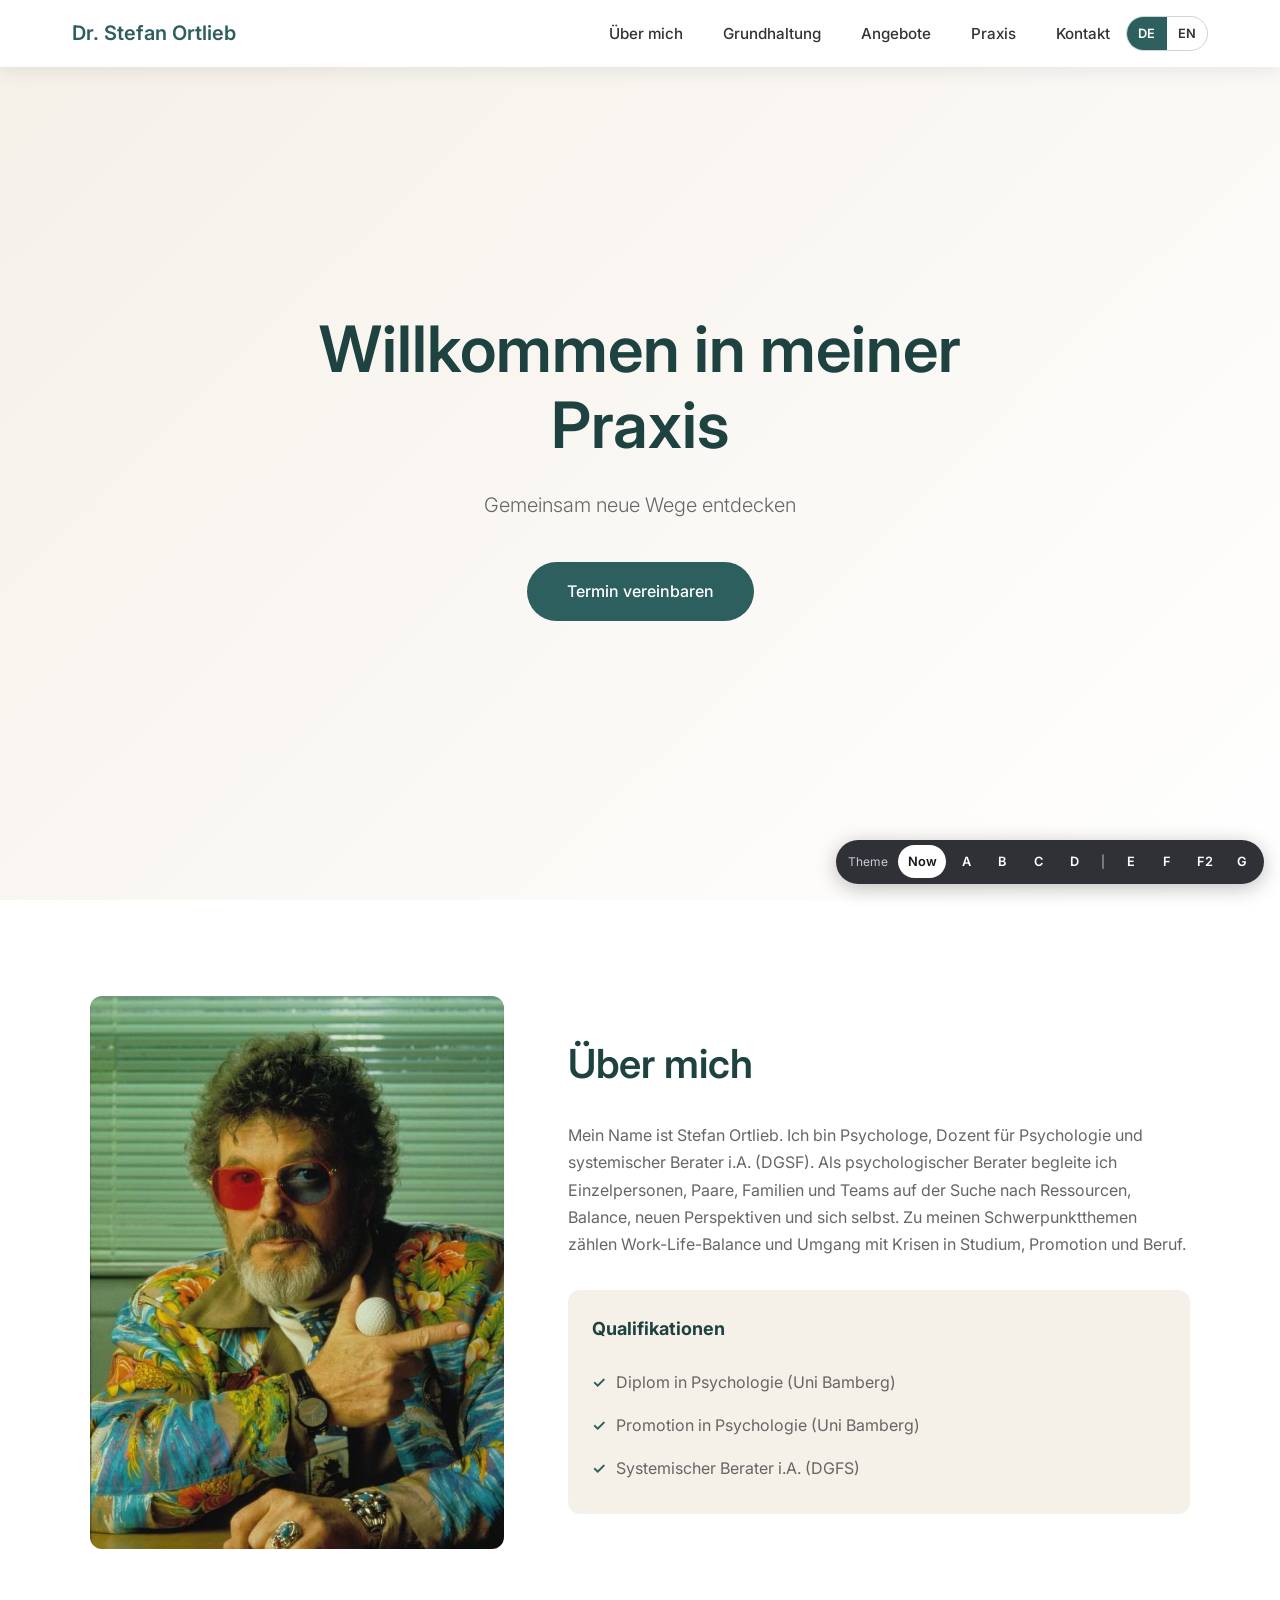
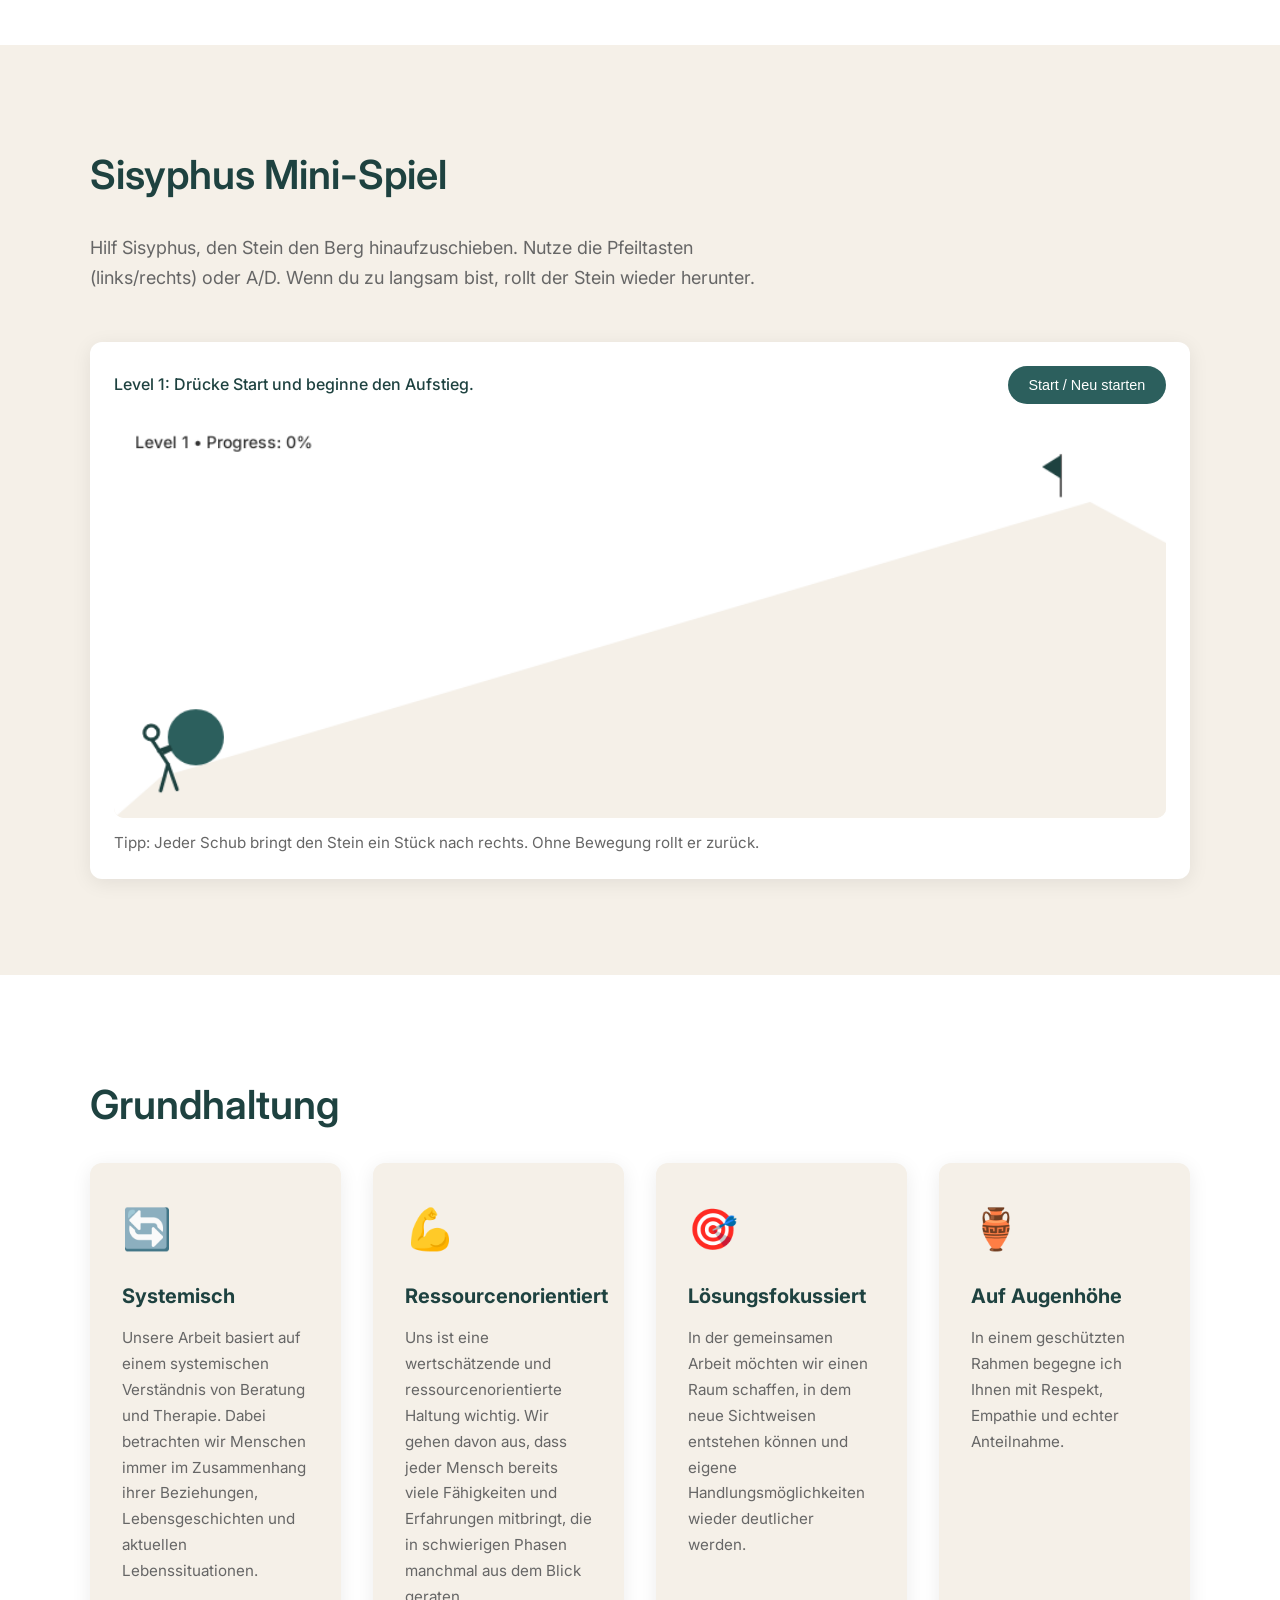
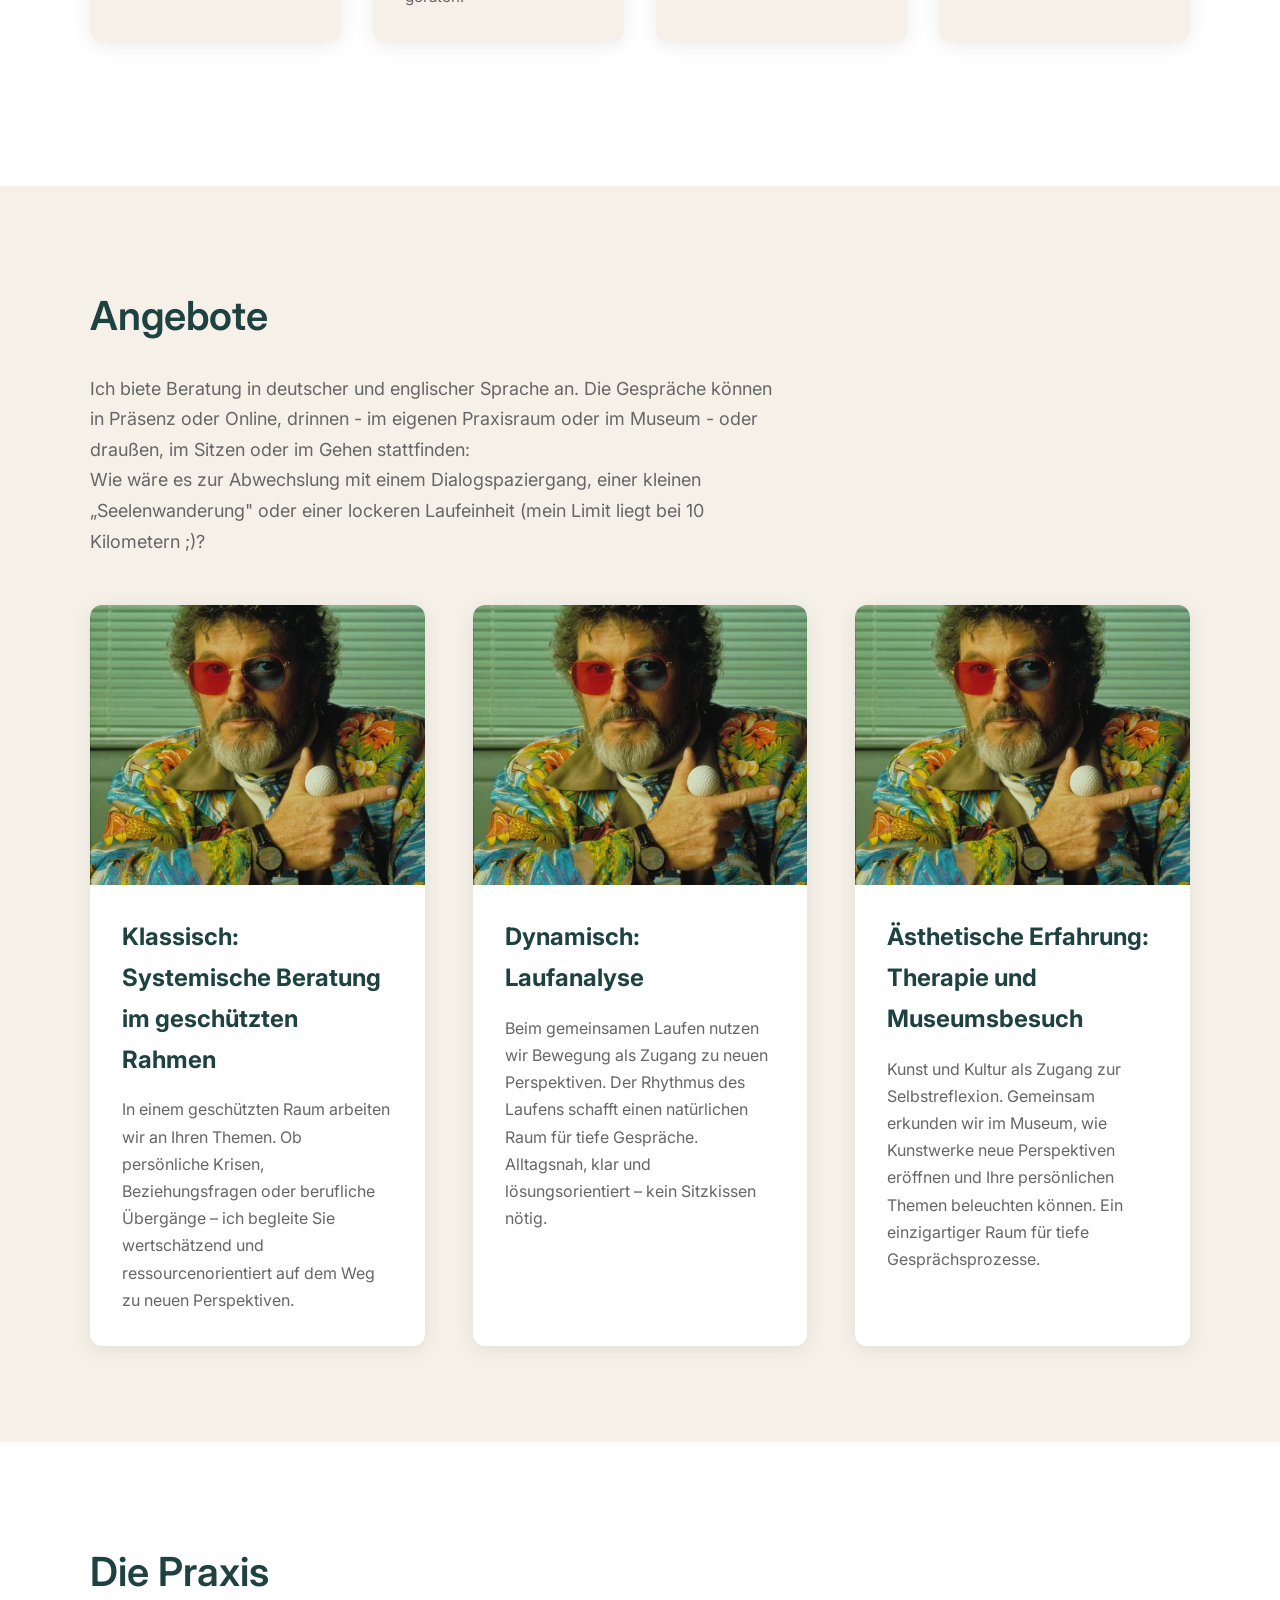
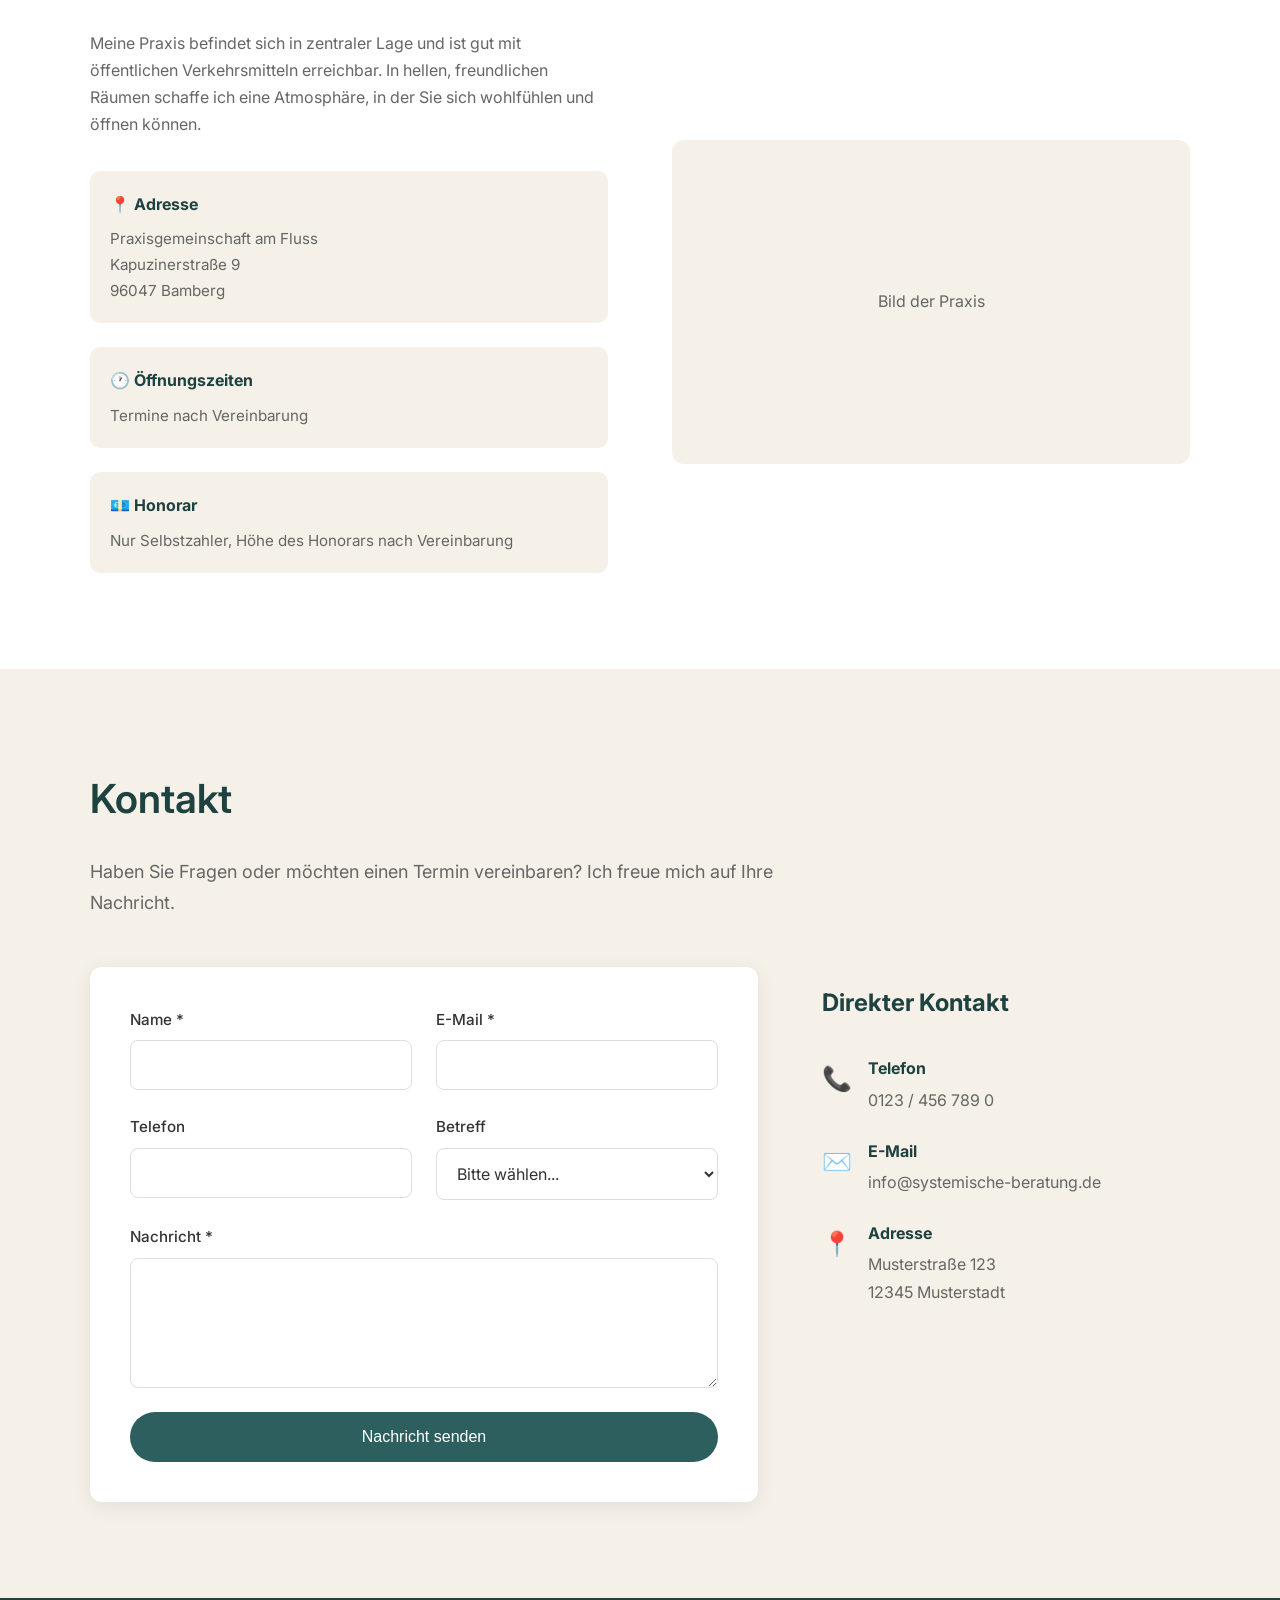
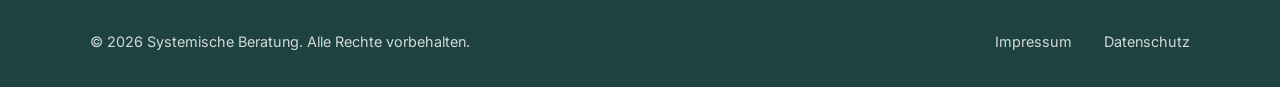
<file: index.html>
<!DOCTYPE html>
<html lang="de">
<head>
    <meta charset="UTF-8">
    <meta name="viewport" content="width=device-width, initial-scale=1.0">
    <title>Systemische Beratung | Ihr Weg zu neuen Perspektiven</title>
    <link rel="stylesheet" href="style.css">
    <script src="theme-preview.js"></script> <!-- THEME PREVIEW (temporary) -->
    <link rel="preconnect" href="https://fonts.googleapis.com">
    <link rel="preconnect" href="https://fonts.gstatic.com" crossorigin>
    <link href="https://fonts.googleapis.com/css2?family=Inter:wght@300;400;500;600&display=swap" rel="stylesheet">
</head>
<body>
    <!-- Navigation -->
    <nav class="navbar">
        <div class="nav-container">
            <a href="#home" class="logo">Dr. Stefan Ortlieb</a>
            <div class="nav-actions">
                <ul class="nav-menu">
                    <li><a href="#about">Über mich</a></li>
                    <li><a href="#therapieansatz">Grundhaltung</a></li>
                    <li><a href="#angebote">Angebote</a></li>
                    <li><a href="#praxis">Praxis</a></li>
                    <li><a href="#kontakt">Kontakt</a></li>
                </ul>
                <div class="lang-switch" aria-label="Sprachauswahl">
                    <a href="index.html" class="lang-link active" aria-current="page">DE</a>
                    <a href="index-en.html" class="lang-link">EN</a>
                </div>
                <button class="nav-toggle" aria-label="Menü öffnen">
                    <span></span>
                    <span></span>
                    <span></span>
                </button>
            </div>
        </div>
    </nav>

    <!-- Hero / Willkommen -->
    <section id="home" class="hero">
        <div class="hero-content">
            <h1>Willkommen in meiner Praxis</h1>
            <p class="hero-subtitle">Gemeinsam neue Wege entdecken</p>
            <a href="#kontakt" class="btn-primary">Termin vereinbaren</a>
        </div>
    </section>

    <!-- About Me -->
    <section id="about" class="section about">
        <div class="container">
            <div class="about-grid">
                <div class="about-image">
                    <img src="latest-2989235189.webp" alt="Porträt von Dr. Stefan Ortlieb" class="about-photo">
                </div>
                <div class="about-content">
                    <h2>Über mich</h2>
                    <p>Mein Name ist Stefan Ortlieb. Ich bin Psychologe, Dozent für Psychologie und systemischer Berater i.A. (DGSF). 
                    Als psychologischer Berater begleite ich Einzelpersonen, Paare, Familien und Teams auf der Suche nach Ressourcen, Balance, neuen Perspektiven und sich selbst. Zu meinen Schwerpunktthemen zählen Work-Life-Balance und Umgang mit Krisen in Studium, Promotion und Beruf.
                    </p>
                    <div class="qualifications">
                        <h3>Qualifikationen</h3>
                        <ul>
                            <li>Diplom in Psychologie (Uni Bamberg)</li>
                            <li>Promotion in Psychologie (Uni Bamberg)</li>
                            <li>Systemischer Berater i.A. (DGFS)</li>
                        </ul>
                    </div>
                </div>
            </div>
        </div>
    </section>

    <!-- Sisyphus Mini-Game -->
    <section id="sisyphus" class="section sisyphus-game">
        <div class="container">
            <h2>Sisyphus Mini-Spiel</h2>
            <p class="section-intro">Hilf Sisyphus, den Stein den Berg hinaufzuschieben. Nutze die Pfeiltasten (links/rechts) oder A/D. Wenn du zu langsam bist, rollt der Stein wieder herunter.</p>

            <div class="game-shell" aria-live="polite">
                <div class="game-header">
                    <p class="game-status" id="gameStatus">Drücke Start und beginne den Aufstieg.</p>
                    <button type="button" class="btn-primary game-reset" id="gameResetBtn">Start / Neu starten</button>
                </div>
                <canvas id="sisyphusCanvas" width="900" height="340" role="img" aria-label="Sisyphus schiebt einen Stein einen Hügel hinauf"></canvas>
                <div class="game-overlay" id="roundOverlay" aria-hidden="true">
                    <p>Brauchen Sie Hilfe?</p>
                    <button type="button" class="btn-primary game-overlay-action" id="level2Btn">Level 2</button>
                </div>
                <p class="game-help">Tipp: Jeder Schub bringt den Stein ein Stück nach rechts. Ohne Bewegung rollt er zurück.</p>
            </div>
        </div>
    </section>

    <!-- Beratung -->
    <section id="therapieansatz" class="section therapie">
        <div class="container">
            <h2>Grundhaltung</h2>
            <div class="approach-grid">
                <div class="approach-card">
                    <div class="card-icon">🔄</div>
                    <h3>Systemisch</h3>
                    <p>Unsere Arbeit basiert auf einem systemischen Verständnis von Beratung und Therapie. Dabei betrachten wir Menschen immer im Zusammenhang ihrer Beziehungen, Lebensgeschichten und aktuellen Lebenssituationen.</p>
                </div>
                <div class="approach-card">
                    <div class="card-icon">💪</div>
                    <h3>Ressourcenorientiert</h3>
                    <p>Uns ist eine wertschätzende und ressourcenorientierte Haltung wichtig. Wir gehen davon aus, dass jeder Mensch bereits viele Fähigkeiten und Erfahrungen mitbringt, die in schwierigen Phasen manchmal aus dem Blick geraten.</p>
                </div>
                <div class="approach-card">
                    <div class="card-icon">🎯</div>
                    <h3>Lösungsfokussiert</h3>
                    <p>In der gemeinsamen Arbeit möchten wir einen Raum schaffen, in dem neue Sichtweisen entstehen können und eigene Handlungsmöglichkeiten wieder deutlicher werden.</p>
                </div>
                <div class="approach-card">
                    <div class="card-icon">🏺</div>
                    <h3>Auf Augenhöhe</h3>
                    <p>In einem geschützten Rahmen begegne ich Ihnen mit Respekt, Empathie und echter Anteilnahme.</p>
                </div>
            </div>
        </div>
    </section>

    <!-- Angebote -->
    <section id="angebote" class="section angebote">
        <div class="container">
            <h2>Angebote</h2>
            <p class="section-intro">Ich biete Beratung in deutscher und englischer Sprache an. Die Gespräche können in Präsenz oder Online, drinnen - im eigenen Praxisraum oder im Museum - oder draußen, im Sitzen oder im Gehen stattfinden:<br>Wie wäre es zur Abwechslung mit einem Dialogspaziergang, einer kleinen „Seelenwanderung" oder einer lockeren Laufeinheit (mein Limit liegt bei 10 Kilometern ;)?</p>
            
            <div class="offers-grid">
                <div class="offer-card">
                    <div class="offer-image">
                        <img src="latest-2989235189.webp" alt="Systemische Beratung" class="offer-photo">
                    </div>
                    <div class="offer-content">
                        <h3>Klassisch: Systemische Beratung im geschützten Rahmen</h3>
                        <p>In einem geschützten Raum arbeiten wir an Ihren Themen. Ob persönliche Krisen, Beziehungsfragen oder berufliche Übergänge – ich begleite Sie wertschätzend und ressourcenorientiert auf dem Weg zu neuen Perspektiven.</p>
                    </div>
                </div>

                <div class="offer-card">
                    <div class="offer-image">
                        <img src="latest-2989235189.webp" alt="Laufanalyse" class="offer-photo">
                    </div>
                    <div class="offer-content">
                        <h3>Dynamisch: Laufanalyse</h3>
                        <p>Beim gemeinsamen Laufen nutzen wir Bewegung als Zugang zu neuen Perspektiven. Der Rhythmus des Laufens schafft einen natürlichen Raum für tiefe Gespräche. Alltagsnah, klar und lösungsorientiert – kein Sitzkissen nötig.</p>
                    </div>
                </div>

                <div class="offer-card">
                    <div class="offer-image">
                        <img src="latest-2989235189.webp" alt="Ästhetische Erfahrung" class="offer-photo">
                    </div>
                    <div class="offer-content">
                        <h3>Ästhetische Erfahrung: Therapie und Museumsbesuch</h3>
                        <p>Kunst und Kultur als Zugang zur Selbstreflexion. Gemeinsam erkunden wir im Museum, wie Kunstwerke neue Perspektiven eröffnen und Ihre persönlichen Themen beleuchten können. Ein einzigartiger Raum für tiefe Gesprächsprozesse.</p>
                    </div>
                </div>
            </div>
        </div>
    </section>

    <!-- Praxis -->
    <section id="praxis" class="section praxis">
        <div class="container">
            <h2>Die Praxis</h2>
            <div class="praxis-grid">
                <div class="praxis-info">
                    <p>Meine Praxis befindet sich in zentraler Lage und ist gut mit öffentlichen Verkehrsmitteln erreichbar. In hellen, freundlichen Räumen schaffe ich eine Atmosphäre, in der Sie sich wohlfühlen und öffnen können.</p>
                    
                    <div class="praxis-details">
                        <div class="detail-item">
                            <h4>📍 Adresse</h4>
                            <p>Praxisgemeinschaft am Fluss<br>Kapuzinerstraße 9<br>96047 Bamberg</p>
                        </div>
                        <div class="detail-item">
                            <h4>🕐 Öffnungszeiten</h4>
                            <p>Termine nach Vereinbarung</p>
                        </div>
                        <div class="detail-item">
                            <h4>💶 Honorar</h4>
                            <p>Nur Selbstzahler, Höhe des Honorars nach Vereinbarung</p>
                        </div>
                    </div>
                </div>
                <div class="praxis-image">
                    <div class="image-placeholder large">
                        <span>Bild der Praxis</span>
                    </div>
                </div>
            </div>
        </div>
    </section>

    <!-- Kontakt -->
    <section id="kontakt" class="section kontakt">
        <div class="container">
            <h2>Kontakt</h2>
            <p class="section-intro">Haben Sie Fragen oder möchten einen Termin vereinbaren? Ich freue mich auf Ihre Nachricht.</p>
            
            <div class="kontakt-grid">
                <form class="contact-form" id="contactForm">
                    <div class="form-group">
                        <label for="name">Name *</label>
                        <input type="text" id="name" name="name" required>
                    </div>
                    <div class="form-group">
                        <label for="email">E-Mail *</label>
                        <input type="email" id="email" name="email" required>
                    </div>
                    <div class="form-group">
                        <label for="phone">Telefon</label>
                        <input type="tel" id="phone" name="phone">
                    </div>
                    <div class="form-group">
                        <label for="subject">Betreff</label>
                        <select id="subject" name="subject">
                            <option value="">Bitte wählen...</option>
                            <option value="termin">Terminanfrage</option>
                            <option value="info">Allgemeine Anfrage</option>
                            <option value="other">Sonstiges</option>
                        </select>
                    </div>
                    <div class="form-group full-width">
                        <label for="message">Nachricht *</label>
                        <textarea id="message" name="message" rows="5" required></textarea>
                    </div>
                    <div class="form-group full-width">
                        <button type="submit" class="btn-primary">Nachricht senden</button>
                    </div>
                </form>
                
                <div class="contact-info">
                    <h3>Direkter Kontakt</h3>
                    <div class="contact-item">
                        <span class="icon">📞</span>
                        <div>
                            <strong>Telefon</strong>
                            <p>0123 / 456 789 0</p>
                        </div>
                    </div>
                    <div class="contact-item">
                        <span class="icon">✉️</span>
                        <div>
                            <strong>E-Mail</strong>
                            <p>info@systemische-beratung.de</p>
                        </div>
                    </div>
                    <div class="contact-item">
                        <span class="icon">📍</span>
                        <div>
                            <strong>Adresse</strong>
                            <p>Musterstraße 123<br>12345 Musterstadt</p>
                        </div>
                    </div>
                </div>
            </div>
        </div>
    </section>

    <!-- Footer -->
    <footer class="footer">
        <div class="container">
            <div class="footer-content">
                <div>
                    <p>&copy; 2026 Systemische Beratung. Alle Rechte vorbehalten.</p>
                </div>
                <div class="footer-links">
                    <a href="#">Impressum</a>
                    <a href="#">Datenschutz</a>
                </div>
            </div>
        </div>
    </footer>

    <script src="script.js"></script>
</body>
</html>
</file>
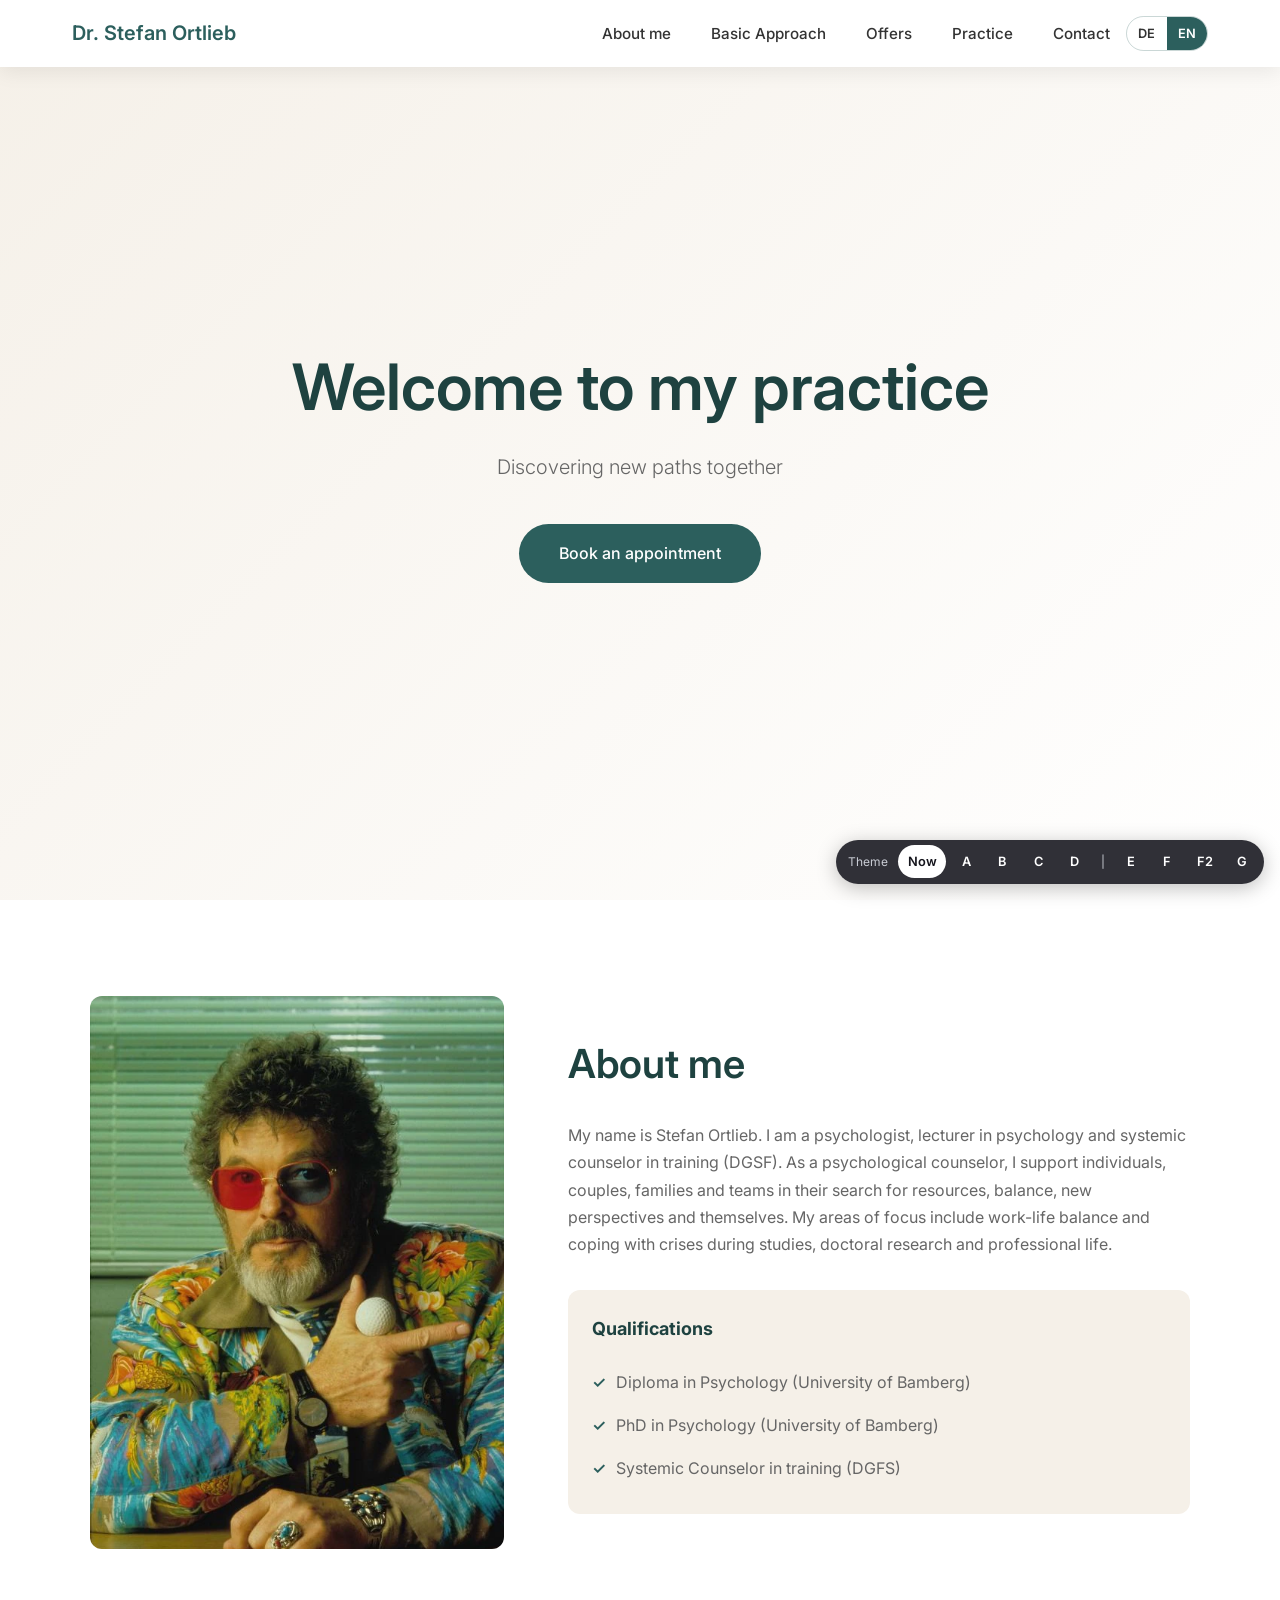
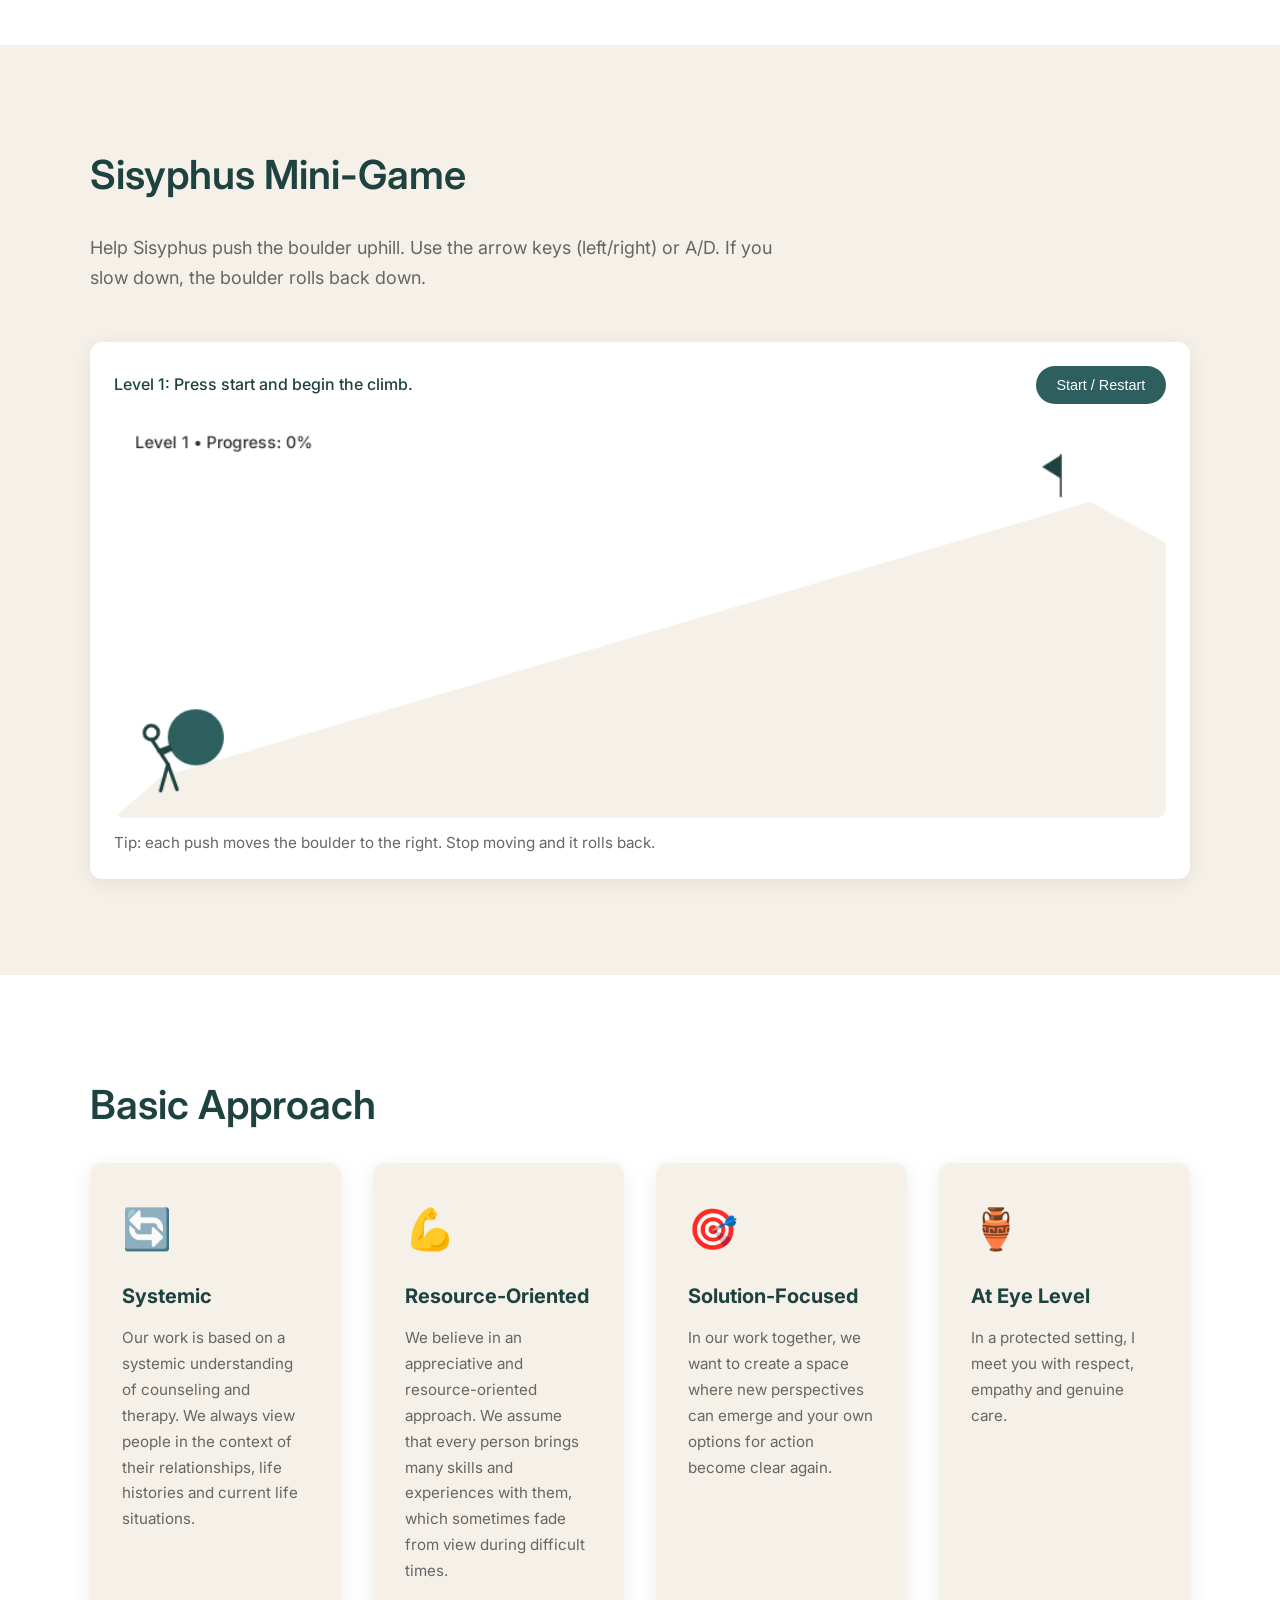
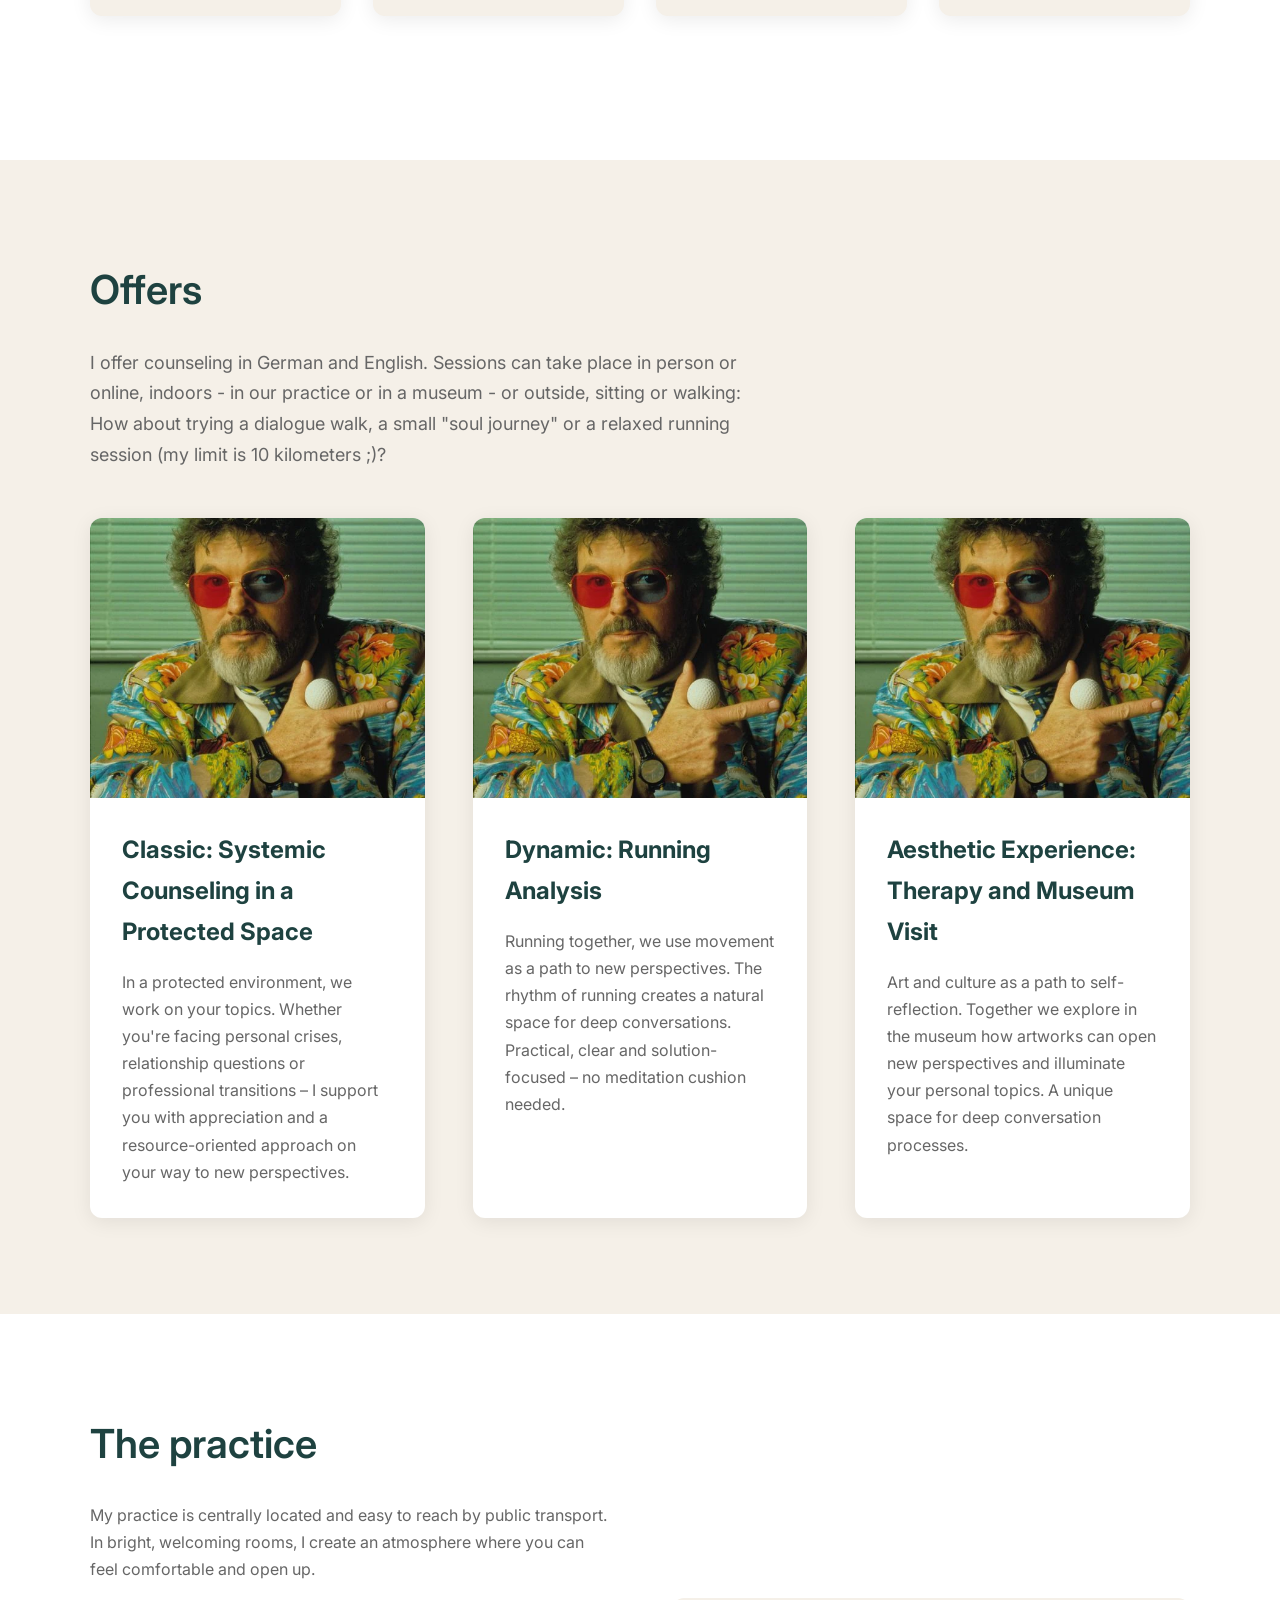
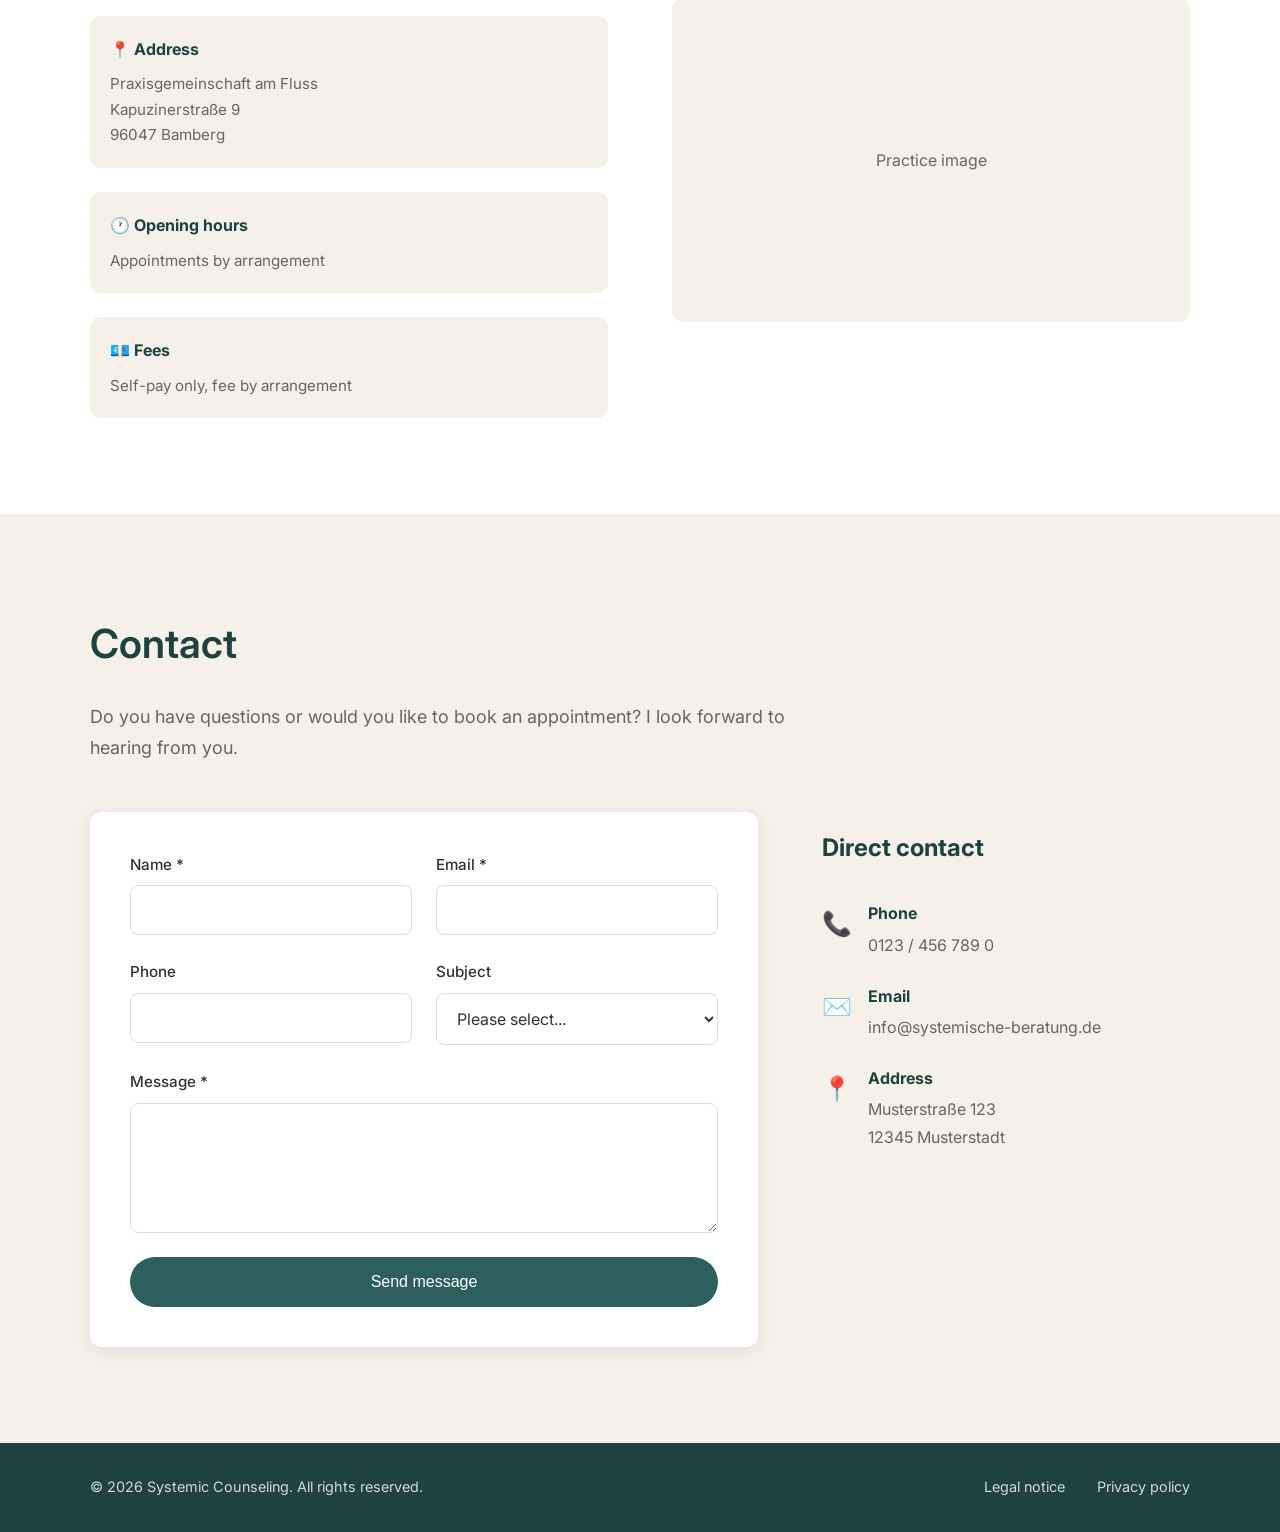
<file: index-en.html>
<!DOCTYPE html>
<html lang="en">
<head>
    <meta charset="UTF-8">
    <meta name="viewport" content="width=device-width, initial-scale=1.0">
    <title>Systemic Counseling | Your Path to New Perspectives</title>
    <link rel="stylesheet" href="style.css">
    <script src="theme-preview.js"></script> <!-- THEME PREVIEW (temporary) -->
    <link rel="preconnect" href="https://fonts.googleapis.com">
    <link rel="preconnect" href="https://fonts.gstatic.com" crossorigin>
    <link href="https://fonts.googleapis.com/css2?family=Inter:wght@300;400;500;600&display=swap" rel="stylesheet">
</head>
<body>
    <!-- Navigation -->
    <nav class="navbar">
        <div class="nav-container">
            <a href="#home" class="logo">Dr. Stefan Ortlieb</a>
            <div class="nav-actions">
                <ul class="nav-menu">
                    <li><a href="#about">About me</a></li>
                    <li><a href="#therapieansatz">Basic Approach</a></li>
                    <li><a href="#angebote">Offers</a></li>
                    <li><a href="#praxis">Practice</a></li>
                    <li><a href="#kontakt">Contact</a></li>
                </ul>
                <div class="lang-switch" aria-label="Language selection">
                    <a href="index.html" class="lang-link">DE</a>
                    <a href="index-en.html" class="lang-link active" aria-current="page">EN</a>
                </div>
                <button class="nav-toggle" aria-label="Open menu">
                    <span></span>
                    <span></span>
                    <span></span>
                </button>
            </div>
        </div>
    </nav>

    <!-- Hero / Welcome -->
    <section id="home" class="hero">
        <div class="hero-content">
            <h1>Welcome to my practice</h1>
            <p class="hero-subtitle">Discovering new paths together</p>
            <a href="#kontakt" class="btn-primary">Book an appointment</a>
        </div>
    </section>

    <!-- About Me -->
    <section id="about" class="section about">
        <div class="container">
            <div class="about-grid">
                <div class="about-image">
                    <img src="latest-2989235189.webp" alt="Portrait of Dr. Stefan Ortlieb" class="about-photo">
                </div>
                <div class="about-content">
                    <h2>About me</h2>
                    <p>My name is Stefan Ortlieb. I am a psychologist, lecturer in psychology and systemic counselor in training (DGSF). 
                    As a psychological counselor, I support individuals, couples, families and teams in their search for resources, balance, new perspectives and themselves. My areas of focus include work-life balance and coping with crises during studies, doctoral research and professional life.
                    </p>
                    <div class="qualifications">
                        <h3>Qualifications</h3>
                        <ul>
                            <li>Diploma in Psychology (University of Bamberg)</li>
                            <li>PhD in Psychology (University of Bamberg)</li>
                            <li>Systemic Counselor in training (DGFS)</li>
                        </ul>
                    </div>
                </div>
            </div>
        </div>
    </section>

    <!-- Sisyphus Mini-Game -->
    <section id="sisyphus" class="section sisyphus-game">
        <div class="container">
            <h2>Sisyphus Mini-Game</h2>
            <p class="section-intro">Help Sisyphus push the boulder uphill. Use the arrow keys (left/right) or A/D. If you slow down, the boulder rolls back down.</p>

            <div class="game-shell" aria-live="polite">
                <div class="game-header">
                    <p class="game-status" id="gameStatus">Press start and begin the climb.</p>
                    <button type="button" class="btn-primary game-reset" id="gameResetBtn">Start / Restart</button>
                </div>
                <canvas id="sisyphusCanvas" width="900" height="340" role="img" aria-label="Sisyphus pushing a boulder up a hill"></canvas>
                <div class="game-overlay" id="roundOverlay" aria-hidden="true">
                    <p>Need help?</p>
                    <button type="button" class="btn-primary game-overlay-action" id="level2Btn">Level 2</button>
                </div>
                <p class="game-help">Tip: each push moves the boulder to the right. Stop moving and it rolls back.</p>
            </div>
        </div>
    </section>

    <!-- Approach -->
    <section id="therapieansatz" class="section therapie">
        <div class="container">
            <h2>Basic Approach</h2>
            <div class="approach-grid">
                <div class="approach-card">
                    <div class="card-icon">🔄</div>
                    <h3>Systemic</h3>
                    <p>Our work is based on a systemic understanding of counseling and therapy. We always view people in the context of their relationships, life histories and current life situations.</p>
                </div>
                <div class="approach-card">
                    <div class="card-icon">💪</div>
                    <h3>Resource-Oriented</h3>
                    <p>We believe in an appreciative and resource-oriented approach. We assume that every person brings many skills and experiences with them, which sometimes fade from view during difficult times.</p>
                </div>
                <div class="approach-card">
                    <div class="card-icon">🎯</div>
                    <h3>Solution-Focused</h3>
                    <p>In our work together, we want to create a space where new perspectives can emerge and your own options for action become clear again.</p>
                </div>
                <div class="approach-card">
                    <div class="card-icon">🏺</div>
                    <h3>At Eye Level</h3>
                    <p>In a protected setting, I meet you with respect, empathy and genuine care.</p>
                </div>
            </div>
        </div>
    </section>

    <!-- Offers -->
    <section id="angebote" class="section angebote">
        <div class="container">
            <h2>Offers</h2>
            <p class="section-intro">I offer counseling in German and English. Sessions can take place in person or online, indoors - in our practice or in a museum - or outside, sitting or walking:<br>How about trying a dialogue walk, a small "soul journey" or a relaxed running session (my limit is 10 kilometers ;)?</p>
            
            <div class="offers-grid">
                <div class="offer-card">
                    <div class="offer-image">
                        <img src="latest-2989235189.webp" alt="Systemic Counseling" class="offer-photo">
                    </div>
                    <div class="offer-content">
                        <h3>Classic: Systemic Counseling in a Protected Space</h3>
                        <p>In a protected environment, we work on your topics. Whether you're facing personal crises, relationship questions or professional transitions – I support you with appreciation and a resource-oriented approach on your way to new perspectives.</p>
                    </div>
                </div>

                <div class="offer-card">
                    <div class="offer-image">
                        <img src="latest-2989235189.webp" alt="Running Analysis" class="offer-photo">
                    </div>
                    <div class="offer-content">
                        <h3>Dynamic: Running Analysis</h3>
                        <p>Running together, we use movement as a path to new perspectives. The rhythm of running creates a natural space for deep conversations. Practical, clear and solution-focused – no meditation cushion needed.</p>
                    </div>
                </div>

                <div class="offer-card">
                    <div class="offer-image">
                        <img src="latest-2989235189.webp" alt="Aesthetic Experience" class="offer-photo">
                    </div>
                    <div class="offer-content">
                        <h3>Aesthetic Experience: Therapy and Museum Visit</h3>
                        <p>Art and culture as a path to self-reflection. Together we explore in the museum how artworks can open new perspectives and illuminate your personal topics. A unique space for deep conversation processes.</p>
                    </div>
                </div>
            </div>
        </div>
    </section>

    <!-- Practice -->
    <section id="praxis" class="section praxis">
        <div class="container">
            <h2>The practice</h2>
            <div class="praxis-grid">
                <div class="praxis-info">
                    <p>My practice is centrally located and easy to reach by public transport. In bright, welcoming rooms, I create an atmosphere where you can feel comfortable and open up.</p>
                    
                    <div class="praxis-details">
                        <div class="detail-item">
                            <h4>📍 Address</h4>
                            <p>Praxisgemeinschaft am Fluss<br>Kapuzinerstraße 9<br>96047 Bamberg</p>
                        </div>
                        <div class="detail-item">
                            <h4>🕐 Opening hours</h4>
                            <p>Appointments by arrangement</p>
                        </div>
                        <div class="detail-item">
                            <h4>💶 Fees</h4>
                            <p>Self-pay only, fee by arrangement</p>
                        </div>
                    </div>
                </div>
                <div class="praxis-image">
                    <div class="image-placeholder large">
                        <span>Practice image</span>
                    </div>
                </div>
            </div>
        </div>
    </section>

    <!-- Contact -->
    <section id="kontakt" class="section kontakt">
        <div class="container">
            <h2>Contact</h2>
            <p class="section-intro">Do you have questions or would you like to book an appointment? I look forward to hearing from you.</p>
            
            <div class="kontakt-grid">
                <form class="contact-form" id="contactForm">
                    <div class="form-group">
                        <label for="name">Name *</label>
                        <input type="text" id="name" name="name" required>
                    </div>
                    <div class="form-group">
                        <label for="email">Email *</label>
                        <input type="email" id="email" name="email" required>
                    </div>
                    <div class="form-group">
                        <label for="phone">Phone</label>
                        <input type="tel" id="phone" name="phone">
                    </div>
                    <div class="form-group">
                        <label for="subject">Subject</label>
                        <select id="subject" name="subject">
                            <option value="">Please select...</option>
                            <option value="appointment">Appointment request</option>
                            <option value="info">General inquiry</option>
                            <option value="other">Other</option>
                        </select>
                    </div>
                    <div class="form-group full-width">
                        <label for="message">Message *</label>
                        <textarea id="message" name="message" rows="5" required></textarea>
                    </div>
                    <div class="form-group full-width">
                        <button type="submit" class="btn-primary">Send message</button>
                    </div>
                </form>
                
                <div class="contact-info">
                    <h3>Direct contact</h3>
                    <div class="contact-item">
                        <span class="icon">📞</span>
                        <div>
                            <strong>Phone</strong>
                            <p>0123 / 456 789 0</p>
                        </div>
                    </div>
                    <div class="contact-item">
                        <span class="icon">✉️</span>
                        <div>
                            <strong>Email</strong>
                            <p>info@systemische-beratung.de</p>
                        </div>
                    </div>
                    <div class="contact-item">
                        <span class="icon">📍</span>
                        <div>
                            <strong>Address</strong>
                            <p>Musterstraße 123<br>12345 Musterstadt</p>
                        </div>
                    </div>
                </div>
            </div>
        </div>
    </section>

    <!-- Footer -->
    <footer class="footer">
        <div class="container">
            <div class="footer-content">
                <div>
                    <p>&copy; 2026 Systemic Counseling. All rights reserved.</p>
                </div>
                <div class="footer-links">
                    <a href="#">Legal notice</a>
                    <a href="#">Privacy policy</a>
                </div>
            </div>
        </div>
    </footer>

    <script src="script.js"></script>
</body>
</html>
</file>
<file: style.css>
/* Reset & Base Styles */
* {
    margin: 0;
    padding: 0;
    box-sizing: border-box;
}

:root {
    --primary: #2c5f5d;
    --primary-light: #3d7a77;
    --primary-dark: #1e4240;
    --secondary: #f5f0e8;
    --text: #333333;
    --text-light: #666666;
    --white: #ffffff;
    --bg: var(--white);
    --surface: var(--white);
    --input-border: #ddd;
    --heading-font: inherit;
    --accent: var(--primary);
    --accent-text: var(--white);
    --line: rgba(44, 95, 93, 0.2);
    --line-strong: rgba(44, 95, 93, 0.25);
    --focus-ring: rgba(44, 95, 93, 0.1);
    --nav-bg: var(--white);
    --nav-bg-scrolled: rgba(255, 255, 255, 0.98);
    --nav-text: var(--text);
    --nav-accent: var(--primary);
    --nav-active-text: var(--white);
    --nav-hover-bg: var(--secondary);
    --nav-line: var(--line-strong);
    --logo: var(--primary);
    --hero-bg: linear-gradient(135deg, var(--secondary) 0%, var(--white) 100%);
    --hero-title: var(--primary-dark);
    --hero-text: var(--text-light);
    --btn-bg: var(--primary);
    --btn-bg-hover: var(--primary-light);
    --btn-text: var(--white);
    --hero-btn-bg: var(--btn-bg);
    --hero-btn-bg-hover: var(--btn-bg-hover);
    --hero-btn-text: var(--btn-text);
    --footer-bg: var(--primary-dark);
    --footer-text: var(--white);
    --overlay: rgba(30, 66, 64, 0.72);
    --flash-rgb: 140, 30, 30;
    --success-bg: #d4edda;
    --success-text: #155724;
    --game-bg: var(--surface);
    --game-hill: var(--secondary);
    --game-boulder: var(--primary);
    --game-figure: var(--primary-dark);
    --game-detail: var(--text-light);
    --game-text: var(--text);
    --shadow: 0 4px 20px rgba(0, 0, 0, 0.08);
    --shadow-hover: 0 8px 30px rgba(0, 0, 0, 0.12);
    --transition: all 0.3s ease;
}

html {
    scroll-behavior: smooth;
}

body {
    font-family: 'Inter', -apple-system, BlinkMacSystemFont, sans-serif;
    font-weight: 400;
    line-height: 1.7;
    color: var(--text);
    background-color: var(--bg);
}

/* Navigation */
.navbar {
    position: fixed;
    top: 0;
    left: 0;
    right: 0;
    background: var(--nav-bg);
    box-shadow: var(--shadow);
    z-index: 1000;
    padding: 1rem 0;
}

.nav-container {
    max-width: 1200px;
    margin: 0 auto;
    padding: 0 2rem;
    display: flex;
    justify-content: space-between;
    align-items: center;
}

.nav-actions {
    display: flex;
    align-items: center;
    gap: 1rem;
}

.logo {
    font-size: 1.25rem;
    font-weight: 600;
    font-family: var(--heading-font);
    color: var(--logo);
    text-decoration: none;
}

.nav-menu {
    display: flex;
    list-style: none;
    gap: 2.5rem;
}

.lang-switch {
    display: inline-flex;
    border: 1px solid var(--nav-line);
    border-radius: 999px;
    overflow: hidden;
}

.lang-link {
    text-decoration: none;
    color: var(--nav-text);
    font-weight: 600;
    font-size: 0.8rem;
    padding: 0.35rem 0.7rem;
    transition: var(--transition);
}

.lang-link:hover {
    background: var(--nav-hover-bg);
}

.lang-link.active {
    background: var(--nav-accent);
    color: var(--nav-active-text);
}

.nav-menu a {
    text-decoration: none;
    color: var(--nav-text);
    font-weight: 500;
    font-size: 0.95rem;
    transition: var(--transition);
    position: relative;
}

.nav-menu a::after {
    content: '';
    position: absolute;
    bottom: -4px;
    left: 0;
    width: 0;
    height: 2px;
    background: var(--nav-accent);
    transition: var(--transition);
}

.nav-menu a:hover {
    color: var(--nav-accent);
}

.nav-menu a:hover::after {
    width: 100%;
}

.nav-toggle {
    display: none;
    flex-direction: column;
    gap: 5px;
    background: none;
    border: none;
    cursor: pointer;
    padding: 5px;
}

.nav-toggle span {
    display: block;
    width: 25px;
    height: 2px;
    background: var(--nav-text);
    transition: var(--transition);
}

/* Hero Section */
.hero {
    min-height: 100vh;
    display: flex;
    align-items: center;
    justify-content: center;
    background: var(--hero-bg);
    padding: 6rem 2rem 4rem;
    text-align: center;
}

.hero-content {
    max-width: 700px;
}

.hero h1 {
    font-family: var(--heading-font);
    font-size: clamp(2.5rem, 5vw, 4rem);
    font-weight: 600;
    color: var(--hero-title);
    margin-bottom: 1.5rem;
    line-height: 1.2;
}

.hero-subtitle {
    font-size: 1.25rem;
    color: var(--hero-text);
    margin-bottom: 2.5rem;
    font-weight: 300;
}

.btn-primary {
    display: inline-block;
    background: var(--btn-bg);
    color: var(--btn-text);
    padding: 1rem 2.5rem;
    border-radius: 50px;
    text-decoration: none;
    font-weight: 500;
    font-size: 1rem;
    border: none;
    cursor: pointer;
    transition: var(--transition);
}

.btn-primary:hover {
    background: var(--btn-bg-hover);
    transform: translateY(-2px);
    box-shadow: var(--shadow-hover);
}

.hero .btn-primary {
    background: var(--hero-btn-bg);
    color: var(--hero-btn-text);
}

.hero .btn-primary:hover {
    background: var(--hero-btn-bg-hover);
}

/* Sections */
.section {
    padding: 6rem 2rem;
}

.container {
    max-width: 1100px;
    margin: 0 auto;
}

.section h2 {
    font-family: var(--heading-font);
    font-size: 2.5rem;
    color: var(--primary-dark);
    margin-bottom: 1.5rem;
    font-weight: 600;
}

.section-intro {
    font-size: 1.125rem;
    color: var(--text-light);
    max-width: 700px;
    margin-bottom: 3rem;
}

/* About Section */
.about {
    background: var(--bg);
}

.about-grid {
    display: grid;
    grid-template-columns: 1fr 1.5fr;
    gap: 4rem;
    align-items: center;
}

.image-placeholder {
    background: var(--secondary);
    border-radius: 12px;
    aspect-ratio: 3/4;
    display: flex;
    align-items: center;
    justify-content: center;
    color: var(--text-light);
    font-size: 1rem;
}

.image-placeholder.large {
    aspect-ratio: 16/10;
}

.about-photo {
    width: 100%;
    aspect-ratio: 3/4;
    object-fit: cover;
    border-radius: 12px;
    display: block;
}

.about-content p {
    margin-bottom: 1.5rem;
    color: var(--text-light);
}

.qualifications {
    margin-top: 2rem;
    padding: 1.5rem;
    background: var(--secondary);
    border-radius: 12px;
}

.qualifications h3 {
    font-size: 1.125rem;
    color: var(--primary-dark);
    margin-bottom: 1rem;
}

.qualifications ul {
    list-style: none;
}

.qualifications li {
    padding: 0.5rem 0;
    padding-left: 1.5rem;
    position: relative;
    color: var(--text-light);
}

.qualifications li::before {
    content: '✓';
    position: absolute;
    left: 0;
    color: var(--accent);
    font-weight: 600;
}

/* Therapie Section */
.therapie {
    background: var(--bg);
}

.therapie .section-intro {
    max-width: none;
    width: 87.5%;
}

.approach-grid {
    display: grid;
    grid-template-columns: repeat(auto-fit, minmax(240px, 1fr));
    gap: 2rem;
    margin-bottom: 3rem;
}

.approach-card {
    background: var(--secondary);
    padding: 2rem;
    border-radius: 12px;
    box-shadow: var(--shadow);
    transition: var(--transition);
}

.approach-card:hover {
    transform: translateY(-5px);
    box-shadow: var(--shadow-hover);
}

.card-icon {
    font-size: 2.5rem;
    margin-bottom: 1rem;
}

.approach-card h3 {
    font-size: 1.25rem;
    color: var(--primary-dark);
    margin-bottom: 0.75rem;
}

.approach-card p {
    color: var(--text-light);
    font-size: 0.95rem;
}

.tag {
    background: var(--surface);
    color: var(--text);
    padding: 0.5rem 1.25rem;
    border-radius: 25px;
    font-size: 0.9rem;
    border: 1px solid var(--line);
    transition: var(--transition);
}

.tag:hover {
    background: var(--accent);
    color: var(--accent-text);
    border-color: var(--accent);
}

/* Angebote Section */
.angebote {
    background: var(--secondary);
}

.offers-grid {
    display: grid;
    grid-template-columns: repeat(auto-fit, minmax(300px, 1fr));
    gap: 3rem;
    margin-top: 3rem;
}

.offer-card {
    background: var(--surface);
    border-radius: 12px;
    overflow: hidden;
    box-shadow: var(--shadow);
    transition: var(--transition);
    display: flex;
    flex-direction: column;
}

.offer-card:hover {
    transform: translateY(-8px);
    box-shadow: var(--shadow-hover);
}

.offer-image {
    width: 100%;
    height: 280px;
    overflow: hidden;
    background: var(--secondary);
}

.offer-photo {
    width: 100%;
    height: 100%;
    object-fit: cover;
    display: block;
}

.offer-content {
    padding: 2rem;
    flex-grow: 1;
}

.offer-content h3 {
    font-size: 1.5rem;
    color: var(--primary-dark);
    margin-bottom: 1rem;
}

.offer-content p {
    color: var(--text-light);
    line-height: 1.7;
    margin: 0;
}

/* Praxis Section */
.praxis {
    background: var(--bg);
}

.praxis-grid {
    display: grid;
    grid-template-columns: 1fr 1fr;
    gap: 4rem;
    align-items: center;
}

.praxis-info p {
    color: var(--text-light);
    margin-bottom: 2rem;
}

.praxis-details {
    display: flex;
    flex-direction: column;
    gap: 1.5rem;
}

.detail-item {
    padding: 1.25rem;
    background: var(--secondary);
    border-radius: 10px;
}

.detail-item h4 {
    font-size: 1rem;
    color: var(--primary-dark);
    margin-bottom: 0.5rem;
}

.detail-item p {
    margin: 0;
    font-size: 0.95rem;
}

/* Kontakt Section */
.kontakt {
    background: var(--secondary);
}

.kontakt-grid {
    display: grid;
    grid-template-columns: 1.5fr 1fr;
    gap: 4rem;
}

.contact-form {
    display: grid;
    grid-template-columns: 1fr 1fr;
    gap: 1.5rem;
    background: var(--surface);
    padding: 2.5rem;
    border-radius: 12px;
    box-shadow: var(--shadow);
}

.form-group {
    display: flex;
    flex-direction: column;
}

.form-group.full-width {
    grid-column: span 2;
}

.form-group label {
    font-weight: 500;
    margin-bottom: 0.5rem;
    font-size: 0.95rem;
    color: var(--text);
}

.form-group input,
.form-group select,
.form-group textarea {
    padding: 0.875rem 1rem;
    border: 1px solid var(--input-border);
    color: var(--text);
    border-radius: 8px;
    font-family: inherit;
    font-size: 1rem;
    transition: var(--transition);
    background: var(--surface);
}

.form-group input:focus,
.form-group select:focus,
.form-group textarea:focus {
    outline: none;
    border-color: var(--primary);
    box-shadow: 0 0 0 3px var(--focus-ring);
}

.form-group textarea {
    resize: vertical;
    min-height: 120px;
}

.contact-info {
    padding-top: 1rem;
}

.contact-info h3 {
    font-size: 1.5rem;
    color: var(--primary-dark);
    margin-bottom: 2rem;
}

.contact-item {
    display: flex;
    gap: 1rem;
    margin-bottom: 1.5rem;
    align-items: flex-start;
}

.contact-item .icon {
    font-size: 1.5rem;
    padding-top: 0.25rem;
}

.contact-item strong {
    display: block;
    color: var(--primary-dark);
    margin-bottom: 0.25rem;
}

.contact-item p {
    margin: 0;
    color: var(--text-light);
}

/* Sisyphus Mini-Game */
.sisyphus-game {
    background: var(--secondary);
}

.game-shell {
    position: relative;
    background: var(--surface);
    border-radius: 12px;
    padding: 1.5rem;
    box-shadow: var(--shadow);
}

.game-header {
    display: flex;
    justify-content: space-between;
    align-items: center;
    gap: 1rem;
    margin-bottom: 1rem;
}

.game-status {
    color: var(--primary-dark);
    font-weight: 500;
}

.game-reset {
    padding: 0.7rem 1.3rem;
    font-size: 0.9rem;
    white-space: nowrap;
}

#sisyphusCanvas {
    display: block;
    width: 100%;
    height: auto;
    border-radius: 10px;
    background: linear-gradient(180deg, var(--surface) 0%, var(--secondary) 100%);
}

.game-overlay {
    position: absolute;
    inset: 0;
    display: flex;
    flex-direction: column;
    align-items: center;
    justify-content: center;
    gap: 1rem;
    padding: 1.5rem;
    border-radius: 12px;
    background: var(--overlay);
    color: var(--white);
    font-size: clamp(1.6rem, 4vw, 2.4rem);
    font-weight: 600;
    letter-spacing: 0.01em;
    opacity: 0;
    pointer-events: none;
    transition: opacity 0.3s ease;
}

.game-overlay.visible {
    opacity: 1;
    pointer-events: auto;
}

.game-overlay p {
    margin: 0;
    text-align: center;
}

.game-overlay-action {
    padding: 0.65rem 1.6rem;
    font-size: 0.95rem;
}

.game-help {
    margin-top: 0.75rem;
    color: var(--text-light);
    font-size: 0.95rem;
}

/* Footer */
.footer {
    background: var(--footer-bg);
    color: var(--footer-text);
    padding: 2rem;
}

.footer-content {
    display: flex;
    justify-content: space-between;
    align-items: center;
    max-width: 1100px;
    margin: 0 auto;
}

.footer-content p {
    opacity: 0.8;
    font-size: 0.9rem;
}

.footer-links {
    display: flex;
    gap: 2rem;
}

.footer-links a {
    color: var(--footer-text);
    text-decoration: none;
    font-size: 0.9rem;
    opacity: 0.8;
    transition: var(--transition);
}

.footer-links a:hover {
    opacity: 1;
}

/* Mobile Responsive */
@media (max-width: 900px) {
    .about-grid,
    .praxis-grid,
    .kontakt-grid {
        grid-template-columns: 1fr;
        gap: 2.5rem;
    }

    .about-image {
        order: -1;
        max-width: 300px;
        margin: 0 auto;
    }

    .praxis-image {
        order: -1;
    }

    .offers-grid {
        grid-template-columns: 1fr;
        gap: 2.5rem;
    }
}

@media (max-width: 768px) {
    .nav-container {
        padding: 0 1rem;
    }

    .nav-toggle {
        display: flex;
    }

    .nav-menu {
        position: fixed;
        top: 70px;
        left: 0;
        right: 0;
        background: var(--nav-bg);
        flex-direction: column;
        padding: 2rem;
        gap: 1.5rem;
        box-shadow: var(--shadow);
        transform: translateY(-150%);
        opacity: 0;
        transition: var(--transition);
    }

    .nav-actions {
        gap: 0.75rem;
    }

    .lang-link {
        padding: 0.3rem 0.55rem;
    }

    .nav-menu.active {
        transform: translateY(0);
        opacity: 1;
    }

    .section {
        padding: 4rem 1.5rem;
    }

    .section h2 {
        font-size: 2rem;
    }

    .contact-form {
        grid-template-columns: 1fr;
        padding: 1.5rem;
    }

    .form-group.full-width {
        grid-column: span 1;
    }

    .footer-content {
        flex-direction: column;
        gap: 1rem;
        text-align: center;
    }

    .approach-grid {
        grid-template-columns: 1fr;
    }

    .therapie .section-intro {
        width: 100%;
    }

    .game-header {
        flex-direction: column;
        align-items: flex-start;
    }

    .game-reset {
        width: 100%;
        text-align: center;
    }
}

/* Animations */
@keyframes fadeIn {
    from {
        opacity: 0;
        transform: translateY(20px);
    }
    to {
        opacity: 1;
        transform: translateY(0);
    }
}

.hero-content {
    animation: fadeIn 1s ease-out;
}

/* Success Message */
.success-message {
    background: var(--success-bg);
    color: var(--success-text);
    padding: 1rem;
    border-radius: 8px;
    text-align: center;
    grid-column: span 2;
}

@media (max-width: 768px) {
    .success-message {
        grid-column: span 1;
    }
}

/* ==========================================================================
   THEME PREVIEW (temporary) — remove after choosing a palette.
   Activated via ?theme=a|b|c|d (see theme-preview.js).
   Poster palette: navy #2f3e6b, mint #93d3c1, rose #d4868a, mauve #6b4a68
   ========================================================================== */

/* A — Quiet swap: navy primary, pale mint sections, rose accents */
:root[data-theme="a"],
:root[data-theme="d"] {
    --primary: #2f3e6b;
    --primary-light: #45588f;
    --primary-dark: #1f2a4d;
    --secondary: #e6f4ef;
    --text: #2b2f3a;
    --text-light: #5b6070;
    --accent: #b0555d;
    --line: rgba(47, 62, 107, 0.18);
    --line-strong: rgba(47, 62, 107, 0.25);
    --focus-ring: rgba(47, 62, 107, 0.12);
    --overlay: rgba(31, 42, 77, 0.78);
    --flash-rgb: 176, 85, 93;
    --success-bg: #e6f4ef;
    --success-text: #1f5c4d;
}

/* B — Poster-faithful: navy hero & nav, strong mint sections, rose buttons */
:root[data-theme="b"] {
    --primary: #2f3e6b;
    --primary-light: #45588f;
    --primary-dark: #1f2a4d;
    --secondary: #a8dccd;
    --text: #22283a;
    --text-light: #3f4658;
    --accent: #b0555d;
    --line: rgba(47, 62, 107, 0.18);
    --line-strong: rgba(47, 62, 107, 0.25);
    --focus-ring: rgba(47, 62, 107, 0.12);
    --nav-bg: #1f2a4d;
    --nav-bg-scrolled: rgba(31, 42, 77, 0.97);
    --nav-text: #f2f4f8;
    --nav-accent: #93d3c1;
    --nav-active-text: #1f2a4d;
    --nav-hover-bg: rgba(255, 255, 255, 0.12);
    --nav-line: rgba(255, 255, 255, 0.3);
    --logo: #93d3c1;
    --hero-bg: linear-gradient(160deg, #2f3e6b 0%, #1f2a4d 100%);
    --hero-title: #ffffff;
    --hero-text: #93d3c1;
    --btn-bg: #b0555d;
    --btn-bg-hover: #c2666e;
    --footer-bg: #1f2a4d;
    --overlay: rgba(31, 42, 77, 0.8);
    --flash-rgb: 176, 85, 93;
    --success-bg: #e6f4ef;
    --success-text: #1f5c4d;
}

/* C — Soft & mint-led: mint atmosphere and buttons, navy text, almost no rose */
:root[data-theme="c"] {
    --primary: #347a6b;
    --primary-light: #4a9483;
    --primary-dark: #1f2a4d;
    --secondary: #dcefe8;
    --text: #2b2f3a;
    --text-light: #56606a;
    --accent: #347a6b;
    --line: rgba(52, 122, 107, 0.22);
    --line-strong: rgba(52, 122, 107, 0.3);
    --focus-ring: rgba(52, 122, 107, 0.15);
    --logo: #1f2a4d;
    --hero-bg: linear-gradient(135deg, #cdeae0 0%, #f4faf8 100%);
    --btn-bg: #93d3c1;
    --btn-bg-hover: #a9ddce;
    --btn-text: #1f2a4d;
    --footer-bg: #93d3c1;
    --footer-text: #1f2a4d;
    --overlay: rgba(31, 42, 77, 0.72);
    --flash-rgb: 176, 85, 93;
    --success-bg: #dcefe8;
    --success-text: #1f5c4d;
}

/* D — Painted hero: A everywhere, plus the painting's navy → mauve → rose sky */
:root[data-theme="d"] {
    --hero-bg: linear-gradient(160deg, #2f3e6b 0%, #6b4a68 55%, #d4868a 100%);
    --hero-title: #ffffff;
    --hero-text: #f6e3e2;
    --hero-btn-bg: #93d3c1;
    --hero-btn-bg-hover: #aadfcf;
    --hero-btn-text: #1f2a4d;
}

/* ---- Round 2: poster-led options ---- */

/* E — Night (dark): the painting's night sky as the page, rose as the glow, mint as the band */
:root[data-theme="e"] {
    --primary: #e0949a;
    --primary-light: #eaa9ad;
    --primary-dark: #f3c9c4;
    --secondary: #3b2c4d;
    --bg: #1d2548;
    --surface: #283261;
    --text: #ece6ee;
    --text-light: #c3b8c8;
    --accent: #93d3c1;
    --accent-text: #1b2446;
    --line: rgba(255, 255, 255, 0.15);
    --line-strong: rgba(255, 255, 255, 0.25);
    --focus-ring: rgba(224, 148, 154, 0.35);
    --input-border: rgba(255, 255, 255, 0.2);
    --shadow: 0 4px 24px rgba(0, 0, 0, 0.3);
    --shadow-hover: 0 10px 34px rgba(0, 0, 0, 0.4);
    --nav-bg: #161d3b;
    --nav-bg-scrolled: rgba(22, 29, 59, 0.96);
    --nav-text: #ece6ee;
    --nav-accent: #e0949a;
    --nav-active-text: #1b2446;
    --nav-hover-bg: rgba(255, 255, 255, 0.1);
    --nav-line: rgba(255, 255, 255, 0.25);
    --logo: #93d3c1;
    --hero-bg:
        radial-gradient(ellipse 55% 40% at 50% 92%, rgba(224, 148, 154, 0.55) 0%, transparent 70%),
        radial-gradient(ellipse 80% 55% at 50% 75%, rgba(107, 74, 104, 0.7) 0%, transparent 75%),
        linear-gradient(180deg, #2f3e6b 0%, #1d2548 60%, #2b2447 100%);
    --hero-title: #f7ece9;
    --hero-text: #93d3c1;
    --btn-bg: #e0949a;
    --btn-bg-hover: #eaa9ad;
    --btn-text: #1b2446;
    --footer-bg: #93d3c1;
    --footer-text: #1b2446;
    --overlay: rgba(15, 20, 40, 0.82);
    --flash-rgb: 224, 148, 154;
    --success-bg: #93d3c1;
    --success-text: #1b2446;
    --game-bg: #1d2548;
    --game-hill: #3b2c4d;
    --game-boulder: #e0949a;
    --game-figure: #ece6ee;
    --game-detail: #c3b8c8;
    --game-text: #ece6ee;
}

/* F — Poster: painted blocks + mint band, navy frame, Bodoni serif headings */
:root[data-theme="f"],
:root[data-theme="f2"] {
    --primary: #2f3e6b;
    --primary-light: #45588f;
    --primary-dark: #1f2a4d;
    --secondary: #93d3c1;
    --bg: #d9f1ea;
    --surface: #f4fbf8;
    --text: #1f2a4d;
    --text-light: #3e4a6b;
    --accent: #b0555d;
    --line: rgba(31, 42, 77, 0.2);
    --line-strong: rgba(31, 42, 77, 0.3);
    --focus-ring: rgba(47, 62, 107, 0.18);
    --input-border: rgba(31, 42, 77, 0.2);
    --heading-font: 'Bodoni Moda', 'Didot', 'Bodoni 72', serif;
    --nav-bg: #1f2a4d;
    --nav-bg-scrolled: rgba(31, 42, 77, 0.97);
    --nav-text: #f2f4f8;
    --nav-accent: #93d3c1;
    --nav-active-text: #1f2a4d;
    --nav-hover-bg: rgba(255, 255, 255, 0.12);
    --nav-line: rgba(255, 255, 255, 0.3);
    --logo: #93d3c1;
    --hero-bg:
        radial-gradient(ellipse 30% 35% at 22% 85%, rgba(224, 148, 154, 0.75) 0%, transparent 70%),
        radial-gradient(ellipse 28% 32% at 78% 80%, rgba(224, 148, 154, 0.6) 0%, transparent 70%),
        radial-gradient(ellipse 70% 60% at 50% 70%, rgba(107, 74, 104, 0.85) 0%, transparent 75%),
        radial-gradient(ellipse 45% 30% at 65% 25%, rgba(120, 140, 190, 0.35) 0%, transparent 70%),
        linear-gradient(180deg, #2f3e6b 0%, #34457a 45%, #4a3a5c 100%);
    --hero-title: #f7ece9;
    --hero-text: #93d3c1;
    --hero-btn-bg: #93d3c1;
    --hero-btn-bg-hover: #aadfcf;
    --hero-btn-text: #1f2a4d;
    --footer-bg: #1f2a4d;
    --overlay: rgba(31, 42, 77, 0.82);
    --flash-rgb: 212, 134, 138;
    --success-bg: #93d3c1;
    --success-text: #1f2a4d;
    --game-bg: #f4fbf8;
    --game-hill: #93d3c1;
    --game-boulder: #6b4a68;
    --game-figure: #1f2a4d;
}

:root[data-theme="f"] .hero h1,
:root[data-theme="f2"] .hero h1,
:root[data-theme="f"] .section h2,
:root[data-theme="f2"] .section h2 {
    font-weight: 500;
    font-variant-caps: small-caps;
    letter-spacing: 0.02em;
}

:root[data-theme="f"] .approach-card h3,
:root[data-theme="f2"] .approach-card h3,
:root[data-theme="f"] .offer-content h3,
:root[data-theme="f2"] .offer-content h3,
:root[data-theme="f"] .qualifications h3,
:root[data-theme="f2"] .qualifications h3,
:root[data-theme="f"] .contact-info h3,
:root[data-theme="f2"] .contact-info h3 {
    font-family: var(--heading-font);
    font-weight: 600;
}

/* The game section becomes a piece of the painting */
:root[data-theme="f"] .sisyphus-game,
:root[data-theme="f2"] .sisyphus-game {
    background:
        radial-gradient(ellipse 50% 60% at 85% 100%, rgba(224, 148, 154, 0.45) 0%, transparent 70%),
        linear-gradient(180deg, #2f3e6b 0%, #4a3a5c 100%);
    --primary-dark: #f7ece9;
    --text-light: #d8cbd8;
}

:root[data-theme="f"] .sisyphus-game .game-shell,
:root[data-theme="f2"] .sisyphus-game .game-shell {
    --primary-dark: #1f2a4d;
    --text-light: #3e4a6b;
}

/* F2 — Poster, sharp: F with rectangular shapes, thin rules instead of shadows */
:root[data-theme="f2"] {
    --shadow: none;
    --shadow-hover: none;
}

:root[data-theme="f2"] .lang-switch,
:root[data-theme="f2"] .lang-link,
:root[data-theme="f2"] .btn-primary,
:root[data-theme="f2"] .tag,
:root[data-theme="f2"] .image-placeholder,
:root[data-theme="f2"] .about-photo,
:root[data-theme="f2"] .qualifications,
:root[data-theme="f2"] .approach-card,
:root[data-theme="f2"] .offer-card,
:root[data-theme="f2"] .detail-item,
:root[data-theme="f2"] .contact-form,
:root[data-theme="f2"] .form-group input,
:root[data-theme="f2"] .form-group select,
:root[data-theme="f2"] .form-group textarea,
:root[data-theme="f2"] .game-shell,
:root[data-theme="f2"] #sisyphusCanvas,
:root[data-theme="f2"] .game-overlay,
:root[data-theme="f2"] .success-message {
    border-radius: 2px;
}

:root[data-theme="f2"] .btn-primary {
    border: 1px solid transparent;
    text-transform: uppercase;
    letter-spacing: 0.12em;
    font-size: 0.8rem;
    font-weight: 600;
}

:root[data-theme="f2"] .btn-primary:hover {
    transform: none;
}

:root[data-theme="f2"] .approach-card,
:root[data-theme="f2"] .offer-card,
:root[data-theme="f2"] .contact-form,
:root[data-theme="f2"] .game-shell {
    border: 1px solid var(--line-strong);
}

:root[data-theme="f2"] .approach-card:hover,
:root[data-theme="f2"] .offer-card:hover {
    transform: none;
    border-color: var(--primary);
}

:root[data-theme="f2"] .section h2 {
    padding-bottom: 0.6rem;
    border-bottom: 1px solid var(--line-strong);
}

:root[data-theme="f2"] .sisyphus-game h2 {
    border-bottom-color: rgba(255, 255, 255, 0.3);
}

/* G — Dusk (warm, light): blush and mauve base, navy text, mint as the cool counterpoint */
:root[data-theme="g"] {
    --primary: #6b4a68;
    --primary-light: #845d80;
    --primary-dark: #2f3e6b;
    --secondary: #efd8d8;
    --bg: #f8eeed;
    --surface: #fffaf9;
    --text: #2a2238;
    --text-light: #5e5068;
    --accent: #2f7f6c;
    --line: rgba(107, 74, 104, 0.2);
    --line-strong: rgba(107, 74, 104, 0.3);
    --focus-ring: rgba(107, 74, 104, 0.15);
    --input-border: rgba(107, 74, 104, 0.22);
    --nav-bg: #fffaf9;
    --nav-bg-scrolled: rgba(255, 250, 249, 0.97);
    --nav-hover-bg: #efd8d8;
    --logo: #6b4a68;
    --hero-bg: linear-gradient(180deg, #c9a0b5 0%, #e5b1b0 50%, #f8eeed 100%);
    --hero-title: #1f2a4d;
    --hero-text: #4a3b52;
    --hero-btn-bg: #2f3e6b;
    --hero-btn-bg-hover: #45588f;
    --footer-bg: #6b4a68;
    --overlay: rgba(74, 52, 76, 0.82);
    --flash-rgb: 212, 134, 138;
    --success-bg: #d6efe7;
    --success-text: #1f5c4d;
    --game-bg: #fffaf9;
    --game-hill: #efd8d8;
    --game-boulder: #6b4a68;
    --game-figure: #2f3e6b;
}

/* Floating theme switcher */
.theme-switcher {
    position: fixed;
    right: 1rem;
    bottom: 1rem;
    z-index: 2000;
    display: flex;
    align-items: center;
    gap: 0.25rem;
    padding: 0.35rem;
    background: rgba(20, 20, 28, 0.88);
    border-radius: 999px;
    box-shadow: 0 4px 20px rgba(0, 0, 0, 0.25);
    font-family: 'Inter', sans-serif;
}

.theme-switcher span {
    color: #c9ccd4;
    font-size: 0.75rem;
    padding: 0 0.4rem;
}

.theme-switcher a {
    color: #ffffff;
    text-decoration: none;
    font-size: 0.8rem;
    font-weight: 600;
    min-width: 2rem;
    padding: 0.35rem 0.6rem;
    border-radius: 999px;
    text-align: center;
}

.theme-switcher a:hover {
    background: rgba(255, 255, 255, 0.15);
}

.theme-switcher a.active {
    background: #ffffff;
    color: #14141c;
}
/* ===================== END THEME PREVIEW ===================== */
</file>
